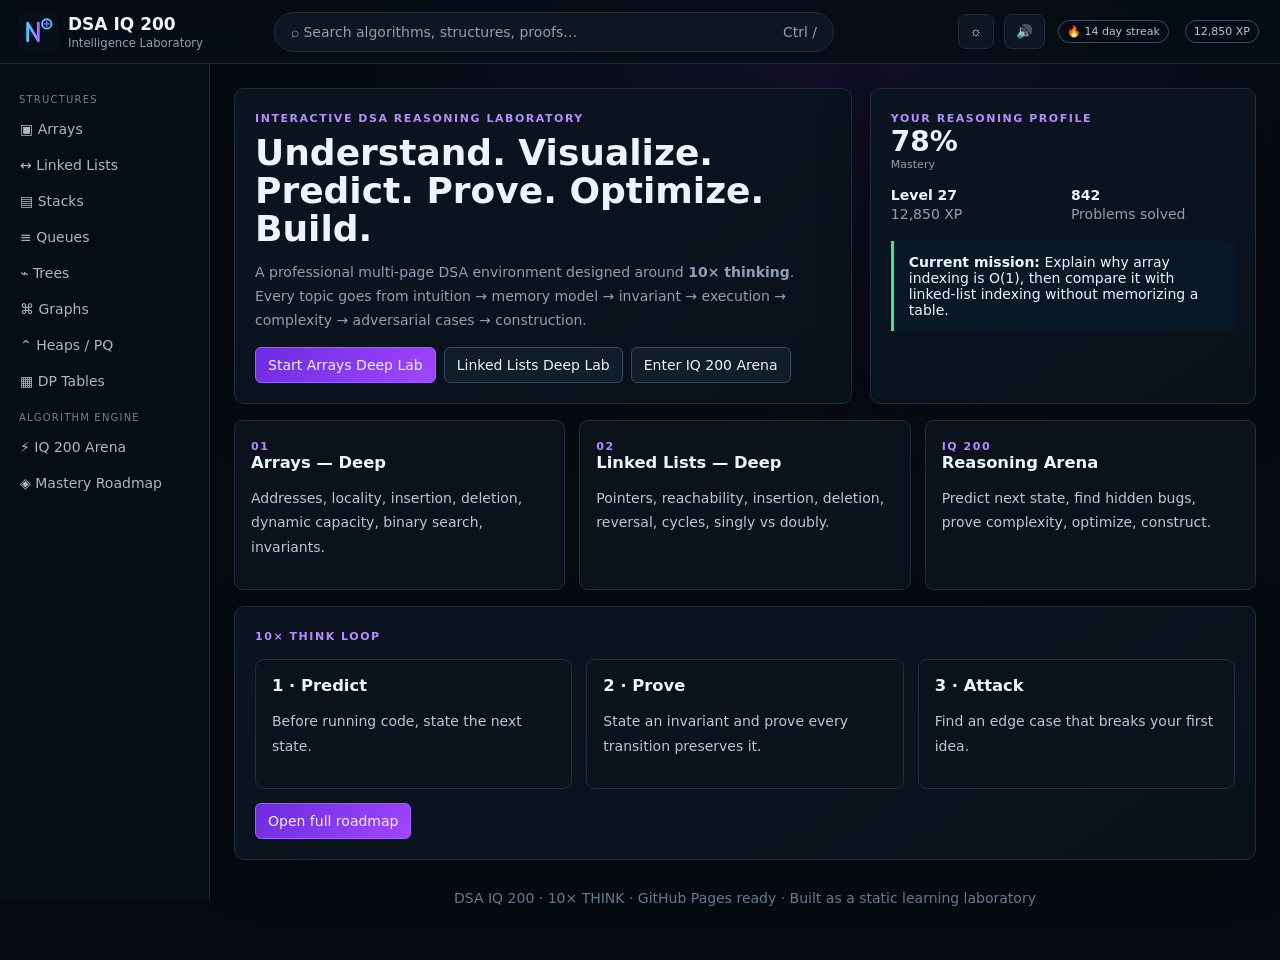
<file: index.html>
<!doctype html><html><head><meta charset="utf-8"><meta name="viewport" content="width=device-width,initial-scale=1"><meta name="theme-color" content="#060b12"><title>DSA IQ 200 · 10× Think Lab</title><link rel="icon" href="assets/favicon.svg"><link rel="stylesheet" href="css/deep.css"></head><body><header class="topbar"><button class="mobile-menu" id="mobileMenu">☰</button><a class="brand" href="index.html"><img src="assets/logo.svg"><span><b>DSA IQ 200</b><small>Intelligence Laboratory</small></span></a><div class="global-search">⌕ Search algorithms, structures, proofs… <span style="float:right">Ctrl /</span></div><div class="top-actions"><button class="icon-btn" id="themeBtn">☼</button><button class="icon-btn" data-speak="Welcome to DSA IQ 200. The laboratory trains algorithmic reasoning through visualization, prediction, proof, debugging, optimization, and construction.">🔊</button><span class="tag">🔥 14 day streak</span><span class="tag">12,850 XP</span></div></header><div class="layout"><aside class="sidebar" id="sidebar"><div class="section-title">STRUCTURES</div><a class="nav-link" href="arrays.html">▣ Arrays</a><a class="nav-link" href="linked-lists.html">↔ Linked Lists</a><a class="nav-link" href="stacks.html">▤ Stacks</a><a class="nav-link" href="queues.html">≡ Queues</a><a class="nav-link" href="trees.html">⌁ Trees</a><a class="nav-link" href="graphs.html">⌘ Graphs</a><a class="nav-link" href="heaps.html">⌃ Heaps / PQ</a><a class="nav-link" href="dp.html">▦ DP Tables</a><div class="section-title">ALGORITHM ENGINE</div><a class="nav-link" href="arena.html">⚡ IQ 200 Arena</a><a class="nav-link" href="roadmap.html">◈ Mastery Roadmap</a></aside><main class="content"><section class="hero"><div class="panel"><span class="eyebrow">INTERACTIVE DSA REASONING LABORATORY</span><h1 class="h1">Understand. Visualize. Predict. Prove. Optimize. Build.</h1><p class="sub">A professional multi-page DSA environment designed around <b>10× thinking</b>. Every topic goes from intuition → memory model → invariant → execution → complexity → adversarial cases → construction.</p><div class="actions"><a class="btn primary" href="arrays.html">Start Arrays Deep Lab</a><a class="btn" href="linked-lists.html">Linked Lists Deep Lab</a><a class="btn" href="arena.html">Enter IQ 200 Arena</a></div></div><div class="panel"><span class="eyebrow">YOUR REASONING PROFILE</span><div class="metric">78%<small>Mastery</small></div><div class="grid2"><div><b>Level 27</b><br><span class="sub">12,850 XP</span></div><div><b>842</b><br><span class="sub">Problems solved</span></div></div><div class="callout good"><b>Current mission:</b> Explain why array indexing is O(1), then compare it with linked-list indexing without memorizing a table.</div></div></section><section class="grid3"><a class="card" href="arrays.html"><span class="eyebrow">01</span><h3>Arrays — Deep</h3><p class="deep">Addresses, locality, insertion, deletion, dynamic capacity, binary search, invariants.</p></a><a class="card" href="linked-lists.html"><span class="eyebrow">02</span><h3>Linked Lists — Deep</h3><p class="deep">Pointers, reachability, insertion, deletion, reversal, cycles, singly vs doubly.</p></a><a class="card" href="arena.html"><span class="eyebrow">IQ 200</span><h3>Reasoning Arena</h3><p class="deep">Predict next state, find hidden bugs, prove complexity, optimize, construct.</p></a></section><section class="panel" style="margin-top:16px"><span class="eyebrow">10× THINK LOOP</span><div class="grid3"><div class="card"><h3>1 · Predict</h3><p class="deep">Before running code, state the next state.</p></div><div class="card"><h3>2 · Prove</h3><p class="deep">State an invariant and prove every transition preserves it.</p></div><div class="card"><h3>3 · Attack</h3><p class="deep">Find an edge case that breaks your first idea.</p></div></div><div class="actions"><a class="btn primary" href="roadmap.html">Open full roadmap</a></div></section><footer class="footer">DSA IQ 200 · 10× THINK · GitHub Pages ready · Built as a static learning laboratory</footer></main></div><div id="toast"></div><script src="js/deep.js"></script></body></html>
</file>
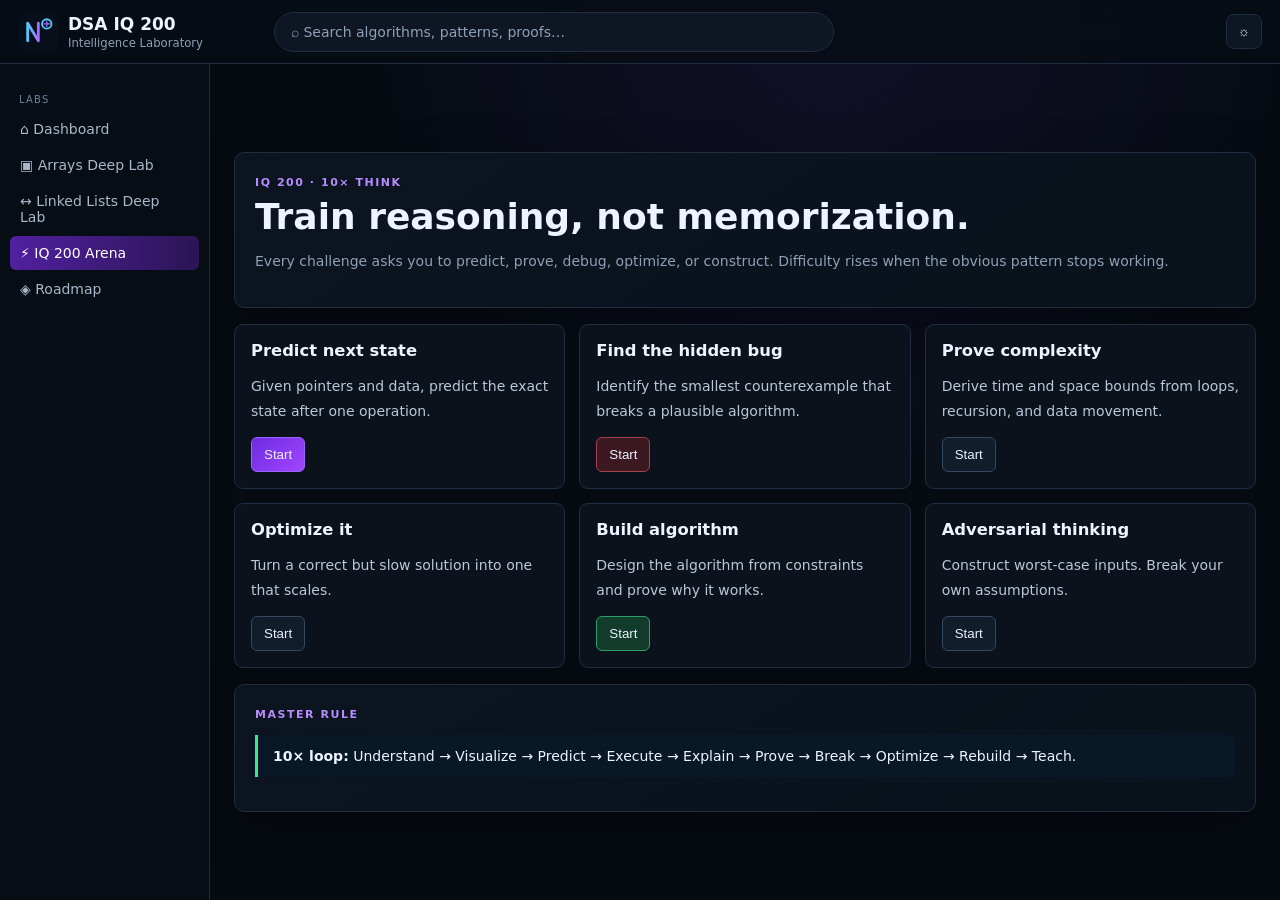
<file: arena.html>
<!doctype html><html><head><meta charset="utf-8"><meta name="viewport" content="width=device-width,initial-scale=1"><title>IQ 200 Arena · DSA IQ 200</title><link rel="stylesheet" href="css/deep.css"></head><body><header class="topbar"><button class="mobile-menu" id="mobileMenu">☰</button><a class="brand" href="index.html"><img src="assets/logo.svg"><span><b>DSA IQ 200</b><small>Intelligence Laboratory</small></span></a><div class="global-search">⌕ Search algorithms, patterns, proofs…</div><div class="top-actions"><button class="icon-btn" id="themeBtn">☼</button></div></header><div class="layout"><aside class="sidebar" id="sidebar"><div class="section-title">LABS</div><a class="nav-link" href="index.html">⌂ Dashboard</a><a class="nav-link" href="arrays.html">▣ Arrays Deep Lab</a><a class="nav-link" href="linked-lists.html">↔ Linked Lists Deep Lab</a><a class="nav-link" href="arena.html">⚡ IQ 200 Arena</a><a class="nav-link" href="roadmap.html">◈ Roadmap</a></aside><main class="content"><div class="panel"><span class="eyebrow">IQ 200 · 10× THINK</span><h1 class="h1">Train reasoning, not memorization.</h1><p class="sub">Every challenge asks you to predict, prove, debug, optimize, or construct. Difficulty rises when the obvious pattern stops working.</p></div><div class="grid3"><article class="card"><h3>Predict next state</h3><p class="deep">Given pointers and data, predict the exact state after one operation.</p><button class="btn primary" data-toast="Challenge started · Predict before you execute.">Start</button></article><article class="card"><h3>Find the hidden bug</h3><p class="deep">Identify the smallest counterexample that breaks a plausible algorithm.</p><button class="btn red" data-toast="Challenge started · Find a counterexample.">Start</button></article><article class="card"><h3>Prove complexity</h3><p class="deep">Derive time and space bounds from loops, recursion, and data movement.</p><button class="btn" data-toast="Challenge started · Build the complexity proof.">Start</button></article><article class="card"><h3>Optimize it</h3><p class="deep">Turn a correct but slow solution into one that scales.</p><button class="btn" data-toast="Challenge started · Find the bottleneck.">Start</button></article><article class="card"><h3>Build algorithm</h3><p class="deep">Design the algorithm from constraints and prove why it works.</p><button class="btn green" data-toast="Challenge started · Design from first principles.">Start</button></article><article class="card"><h3>Adversarial thinking</h3><p class="deep">Construct worst-case inputs. Break your own assumptions.</p><button class="btn" data-toast="Challenge started · Attack your algorithm.">Start</button></article></div><section class="panel" style="margin-top:16px"><span class="eyebrow">MASTER RULE</span><div class="callout good"><b>10× loop:</b> Understand → Visualize → Predict → Execute → Explain → Prove → Break → Optimize → Rebuild → Teach.</div></section></main></div><div id="toast"></div><script src="js/deep.js"></script></body></html>
</file>
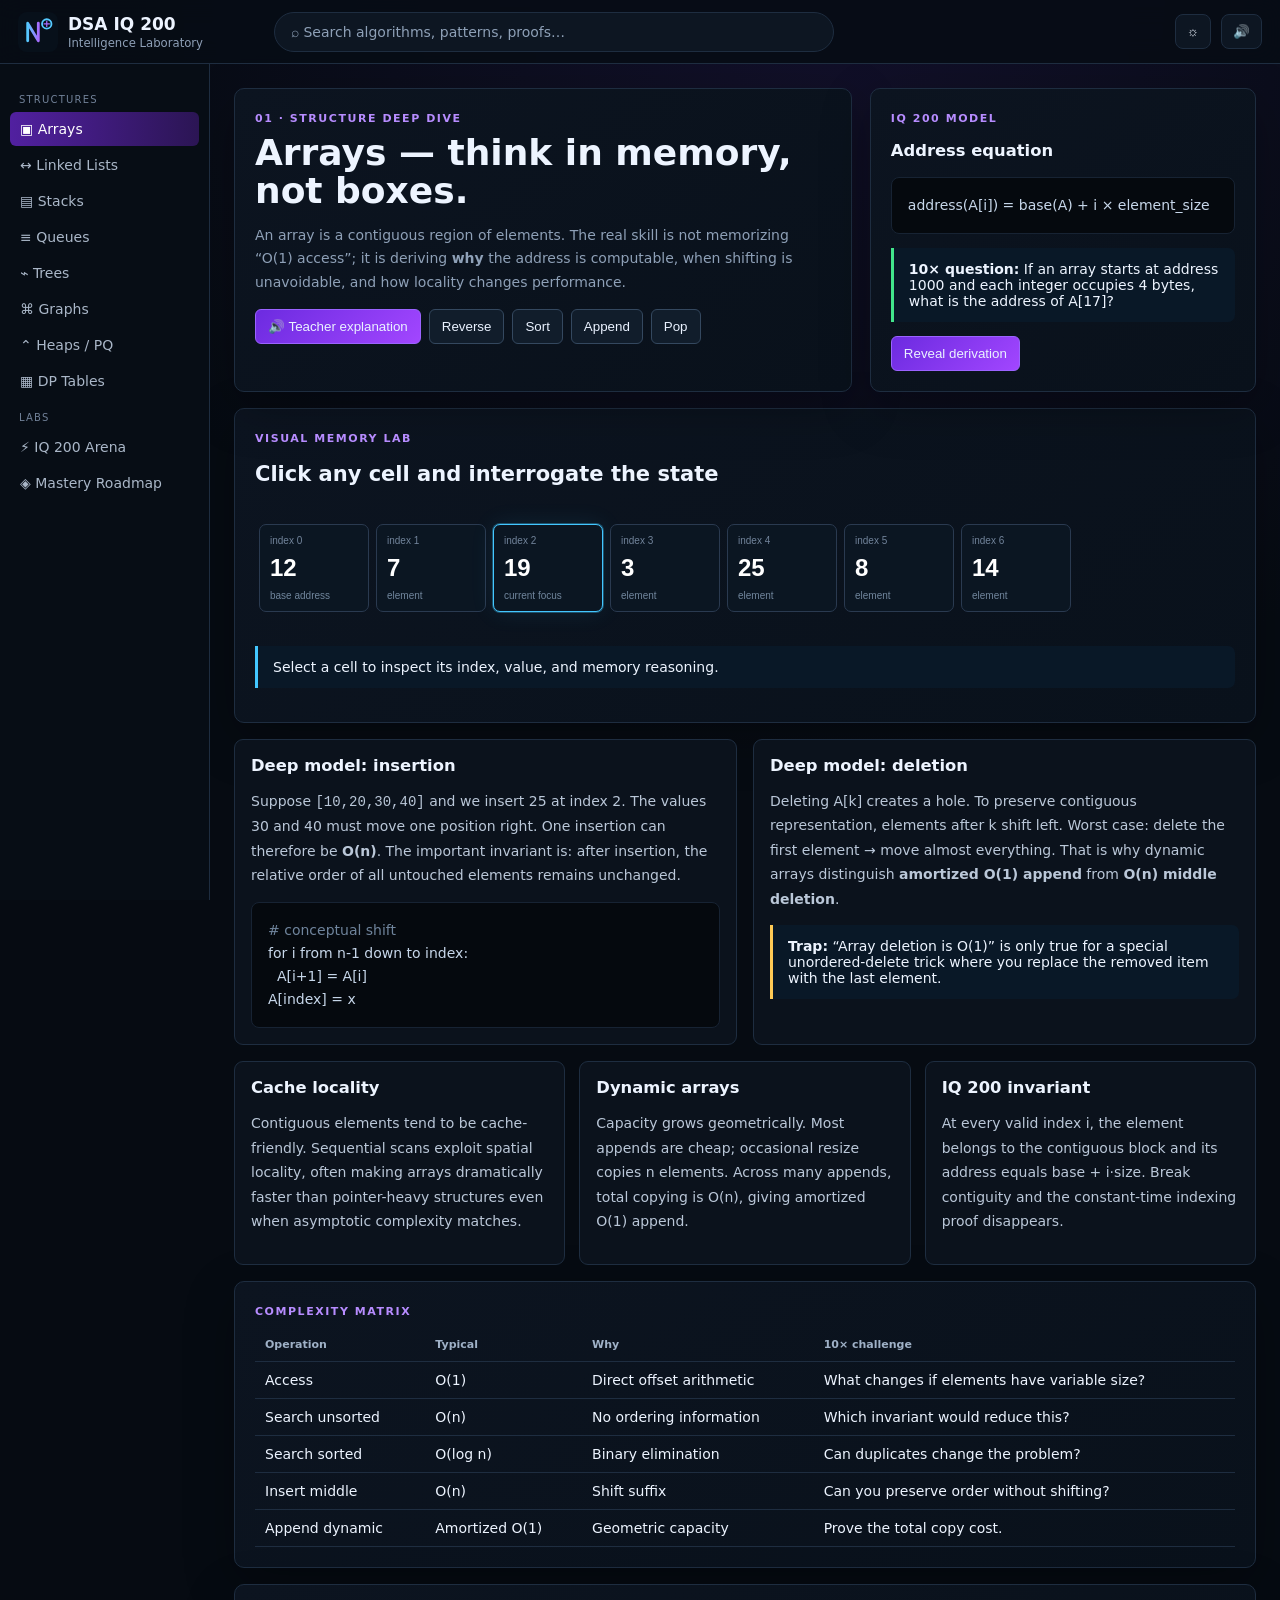
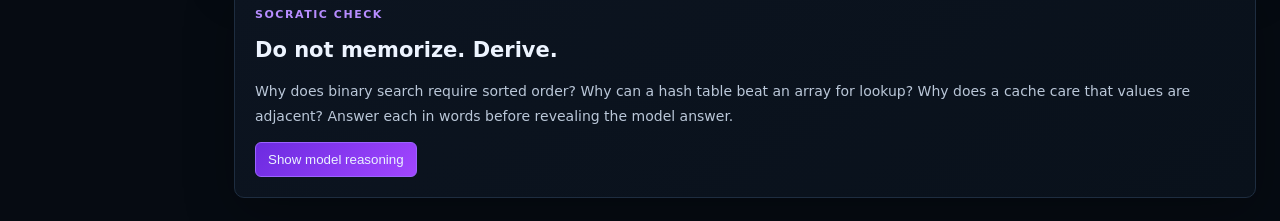
<file: arrays.html>
<!doctype html><html><head><meta charset="utf-8"><meta name="viewport" content="width=device-width,initial-scale=1"><title>Arrays Deep Lab · DSA IQ 200</title><link rel="stylesheet" href="css/deep.css"></head><body><header class="topbar"><button class="mobile-menu" id="mobileMenu">☰</button><a class="brand" href="index.html"><img src="assets/logo.svg"><span><b>DSA IQ 200</b><small>Intelligence Laboratory</small></span></a><div class="global-search">⌕ Search algorithms, patterns, proofs…</div><div class="top-actions"><button class="icon-btn" id="themeBtn">☼</button><button class="icon-btn" data-speak="Arrays are contiguous memory structures. We will reason about addresses, cache behavior, invariants, and complexity.">🔊</button></div></header><div class="layout"><aside class="sidebar" id="sidebar"><div class="section-title">STRUCTURES</div><a class="nav-link" href="arrays.html">▣ Arrays</a><a class="nav-link" href="linked-lists.html">↔ Linked Lists</a><a class="nav-link" href="stacks.html">▤ Stacks</a><a class="nav-link" href="queues.html">≡ Queues</a><a class="nav-link" href="trees.html">⌁ Trees</a><a class="nav-link" href="graphs.html">⌘ Graphs</a><a class="nav-link" href="heaps.html">⌃ Heaps / PQ</a><a class="nav-link" href="dp.html">▦ DP Tables</a><div class="section-title">LABS</div><a class="nav-link" href="arena.html">⚡ IQ 200 Arena</a><a class="nav-link" href="roadmap.html">◈ Mastery Roadmap</a></aside><main class="content"><section class="hero"><div class="panel"><span class="eyebrow">01 · STRUCTURE DEEP DIVE</span><h1 class="h1">Arrays — think in memory, not boxes.</h1><p class="sub">An array is a contiguous region of elements. The real skill is not memorizing “O(1) access”; it is deriving <b>why</b> the address is computable, when shifting is unavoidable, and how locality changes performance.</p><div class="actions"><button class="btn primary" data-speak="An array stores elements at predictable offsets. If the base address is B, element size is S, and index is i, the address is B plus i times S.">🔊 Teacher explanation</button><button class="btn" data-array-op="reverse">Reverse</button><button class="btn" data-array-op="sort">Sort</button><button class="btn" data-array-op="append">Append</button><button class="btn" data-array-op="pop">Pop</button></div></div><div class="panel"><span class="eyebrow">IQ 200 MODEL</span><h3>Address equation</h3><div class="code">address(A[i]) = base(A) + i × element_size</div><div class="callout good"><strong>10× question:</strong> If an array starts at address 1000 and each integer occupies 4 bytes, what is the address of A[17]?</div><button class="btn primary" data-toggle="#arrayAnswer">Reveal derivation</button><div id="arrayAnswer" class="answer deep">1000 + 17×4 = <b>1068</b>. The key idea is that indexing is arithmetic, not a search.</div></div></section><section class="panel" style="margin-top:16px"><span class="eyebrow">VISUAL MEMORY LAB</span><h2>Click any cell and interrogate the state</h2><div id="arrayViz" class="array-viz"></div><div class="callout" id="focusText">Select a cell to inspect its index, value, and memory reasoning.</div></section><section class="grid2"><article class="card"><h3>Deep model: insertion</h3><p class="deep">Suppose <code>[10,20,30,40]</code> and we insert 25 at index 2. The values 30 and 40 must move one position right. One insertion can therefore be <b>O(n)</b>. The important invariant is: after insertion, the relative order of all untouched elements remains unchanged.</p><div class="code"><span class="cm"># conceptual shift</span><br>for i from n-1 down to index:<br>&nbsp;&nbsp;A[i+1] = A[i]<br>A[index] = x</div></article><article class="card"><h3>Deep model: deletion</h3><p class="deep">Deleting A[k] creates a hole. To preserve contiguous representation, elements after k shift left. Worst case: delete the first element → move almost everything. That is why dynamic arrays distinguish <b>amortized O(1) append</b> from <b>O(n) middle deletion</b>.</p><div class="callout warn"><strong>Trap:</strong> “Array deletion is O(1)” is only true for a special unordered-delete trick where you replace the removed item with the last element.</div></article></section><section class="grid3"><article class="card"><h3>Cache locality</h3><p class="deep">Contiguous elements tend to be cache-friendly. Sequential scans exploit spatial locality, often making arrays dramatically faster than pointer-heavy structures even when asymptotic complexity matches.</p></article><article class="card"><h3>Dynamic arrays</h3><p class="deep">Capacity grows geometrically. Most appends are cheap; occasional resize copies n elements. Across many appends, total copying is O(n), giving amortized O(1) append.</p></article><article class="card"><h3>IQ 200 invariant</h3><p class="deep">At every valid index i, the element belongs to the contiguous block and its address equals base + i·size. Break contiguity and the constant-time indexing proof disappears.</p></article></section><section class="panel" style="margin-top:16px"><span class="eyebrow">COMPLEXITY MATRIX</span><table class="table"><tr><th>Operation</th><th>Typical</th><th>Why</th><th>10× challenge</th></tr><tr><td>Access</td><td>O(1)</td><td>Direct offset arithmetic</td><td>What changes if elements have variable size?</td></tr><tr><td>Search unsorted</td><td>O(n)</td><td>No ordering information</td><td>Which invariant would reduce this?</td></tr><tr><td>Search sorted</td><td>O(log n)</td><td>Binary elimination</td><td>Can duplicates change the problem?</td></tr><tr><td>Insert middle</td><td>O(n)</td><td>Shift suffix</td><td>Can you preserve order without shifting?</td></tr><tr><td>Append dynamic</td><td>Amortized O(1)</td><td>Geometric capacity</td><td>Prove the total copy cost.</td></tr></table></section><section class="panel" style="margin-top:16px"><span class="eyebrow">SOCRATIC CHECK</span><h2>Do not memorize. Derive.</h2><p class="deep">Why does binary search require sorted order? Why can a hash table beat an array for lookup? Why does a cache care that values are adjacent? Answer each in words before revealing the model answer.</p><button class="btn primary" data-toggle="#socraticArray">Show model reasoning</button><div id="socraticArray" class="answer deep"><p><b>Sorted order:</b> it lets one comparison eliminate an entire region.</p><p><b>Hash table:</b> a hash function maps a key toward a bucket, avoiding a full scan on average.</p><p><b>Cache:</b> hardware fetches memory in lines, so nearby elements are likely already loaded.</p></div></section></main></div><div id="toast"></div><script src="js/deep.js"></script></body></html>
</file>
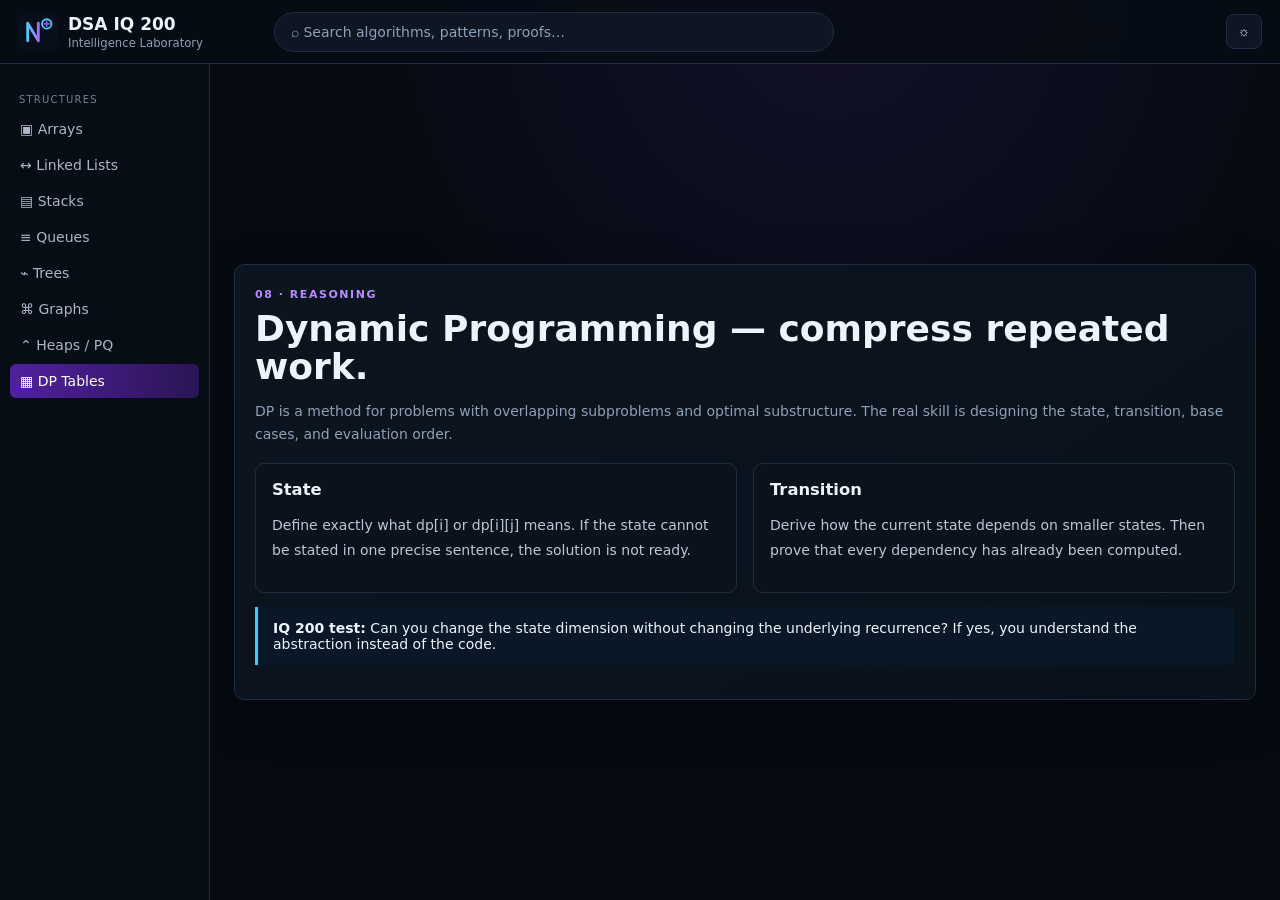
<file: dp.html>
<!doctype html><html><head><meta charset="utf-8"><meta name="viewport" content="width=device-width,initial-scale=1"><title>Dynamic Programming · DSA IQ 200</title><link rel="stylesheet" href="css/deep.css"></head><body><header class="topbar"><button class="mobile-menu" id="mobileMenu">☰</button><a class="brand" href="index.html"><img src="assets/logo.svg"><span><b>DSA IQ 200</b><small>Intelligence Laboratory</small></span></a><div class="global-search">⌕ Search algorithms, patterns, proofs…</div><div class="top-actions"><button class="icon-btn" id="themeBtn">☼</button></div></header><div class="layout"><aside class="sidebar" id="sidebar"><div class="section-title">STRUCTURES</div><a class="nav-link" href="arrays.html">▣ Arrays</a><a class="nav-link" href="linked-lists.html">↔ Linked Lists</a><a class="nav-link" href="stacks.html">▤ Stacks</a><a class="nav-link" href="queues.html">≡ Queues</a><a class="nav-link" href="trees.html">⌁ Trees</a><a class="nav-link" href="graphs.html">⌘ Graphs</a><a class="nav-link" href="heaps.html">⌃ Heaps / PQ</a><a class="nav-link" href="dp.html">▦ DP Tables</a></aside><main class="content"><div class="panel"><span class="eyebrow">08 · REASONING</span><h1 class="h1">Dynamic Programming — compress repeated work.</h1><p class="sub">DP is a method for problems with overlapping subproblems and optimal substructure. The real skill is designing the state, transition, base cases, and evaluation order.</p><div class="grid2"><article class="card"><h3>State</h3><p class="deep">Define exactly what dp[i] or dp[i][j] means. If the state cannot be stated in one precise sentence, the solution is not ready.</p></article><article class="card"><h3>Transition</h3><p class="deep">Derive how the current state depends on smaller states. Then prove that every dependency has already been computed.</p></article></div><div class="callout"><b>IQ 200 test:</b> Can you change the state dimension without changing the underlying recurrence? If yes, you understand the abstraction instead of the code.</div></div></main></div><div id="toast"></div><script src="js/deep.js"></script></body></html>
</file>
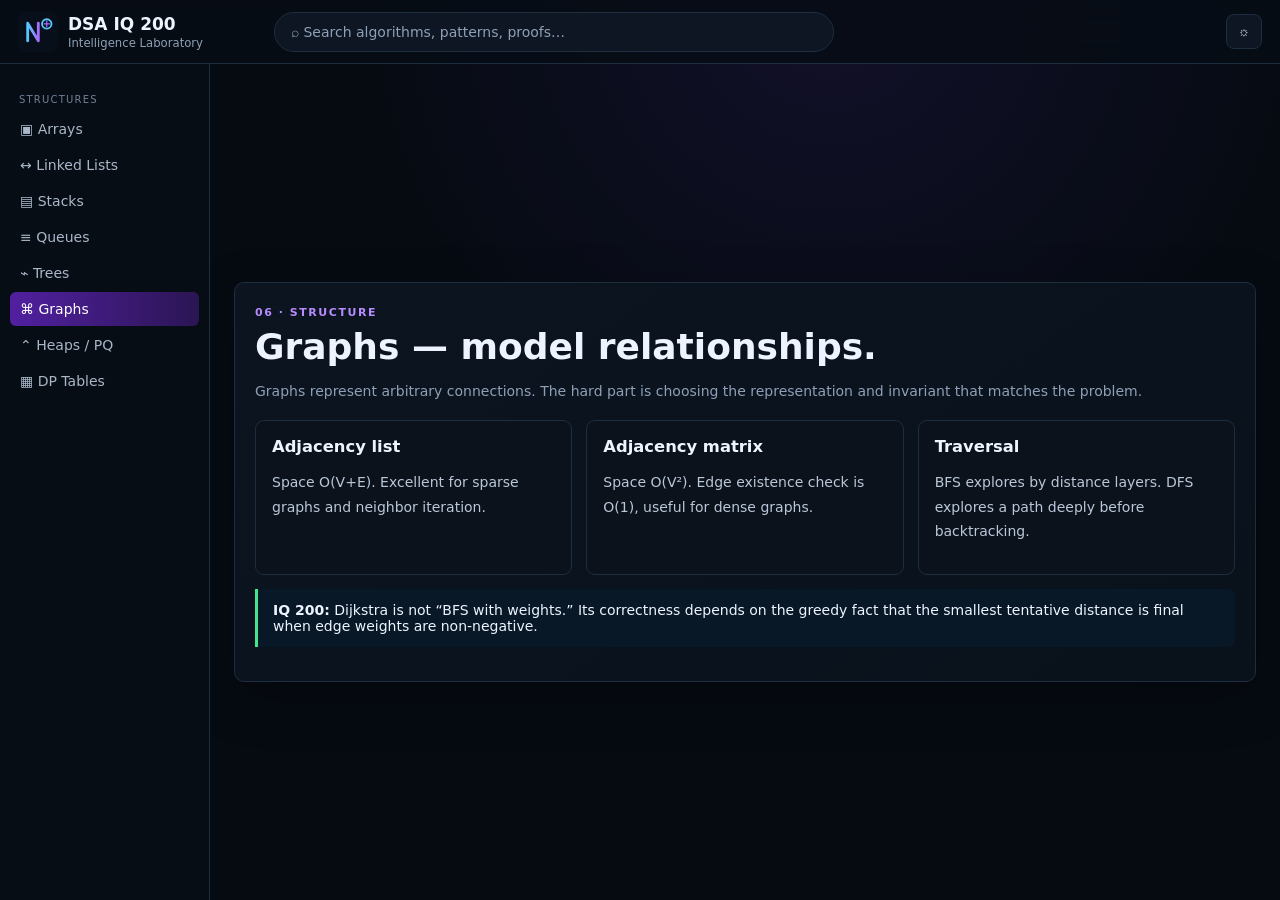
<file: graphs.html>
<!doctype html><html><head><meta charset="utf-8"><meta name="viewport" content="width=device-width,initial-scale=1"><title>Graphs · DSA IQ 200</title><link rel="stylesheet" href="css/deep.css"></head><body><header class="topbar"><button class="mobile-menu" id="mobileMenu">☰</button><a class="brand" href="index.html"><img src="assets/logo.svg"><span><b>DSA IQ 200</b><small>Intelligence Laboratory</small></span></a><div class="global-search">⌕ Search algorithms, patterns, proofs…</div><div class="top-actions"><button class="icon-btn" id="themeBtn">☼</button></div></header><div class="layout"><aside class="sidebar" id="sidebar"><div class="section-title">STRUCTURES</div><a class="nav-link" href="arrays.html">▣ Arrays</a><a class="nav-link" href="linked-lists.html">↔ Linked Lists</a><a class="nav-link" href="stacks.html">▤ Stacks</a><a class="nav-link" href="queues.html">≡ Queues</a><a class="nav-link" href="trees.html">⌁ Trees</a><a class="nav-link" href="graphs.html">⌘ Graphs</a><a class="nav-link" href="heaps.html">⌃ Heaps / PQ</a><a class="nav-link" href="dp.html">▦ DP Tables</a></aside><main class="content"><div class="panel"><span class="eyebrow">06 · STRUCTURE</span><h1 class="h1">Graphs — model relationships.</h1><p class="sub">Graphs represent arbitrary connections. The hard part is choosing the representation and invariant that matches the problem.</p><div class="grid3"><article class="card"><h3>Adjacency list</h3><p class="deep">Space O(V+E). Excellent for sparse graphs and neighbor iteration.</p></article><article class="card"><h3>Adjacency matrix</h3><p class="deep">Space O(V²). Edge existence check is O(1), useful for dense graphs.</p></article><article class="card"><h3>Traversal</h3><p class="deep">BFS explores by distance layers. DFS explores a path deeply before backtracking.</p></article></div><div class="callout good"><b>IQ 200:</b> Dijkstra is not “BFS with weights.” Its correctness depends on the greedy fact that the smallest tentative distance is final when edge weights are non-negative.</div></div></main></div><div id="toast"></div><script src="js/deep.js"></script></body></html>
</file>
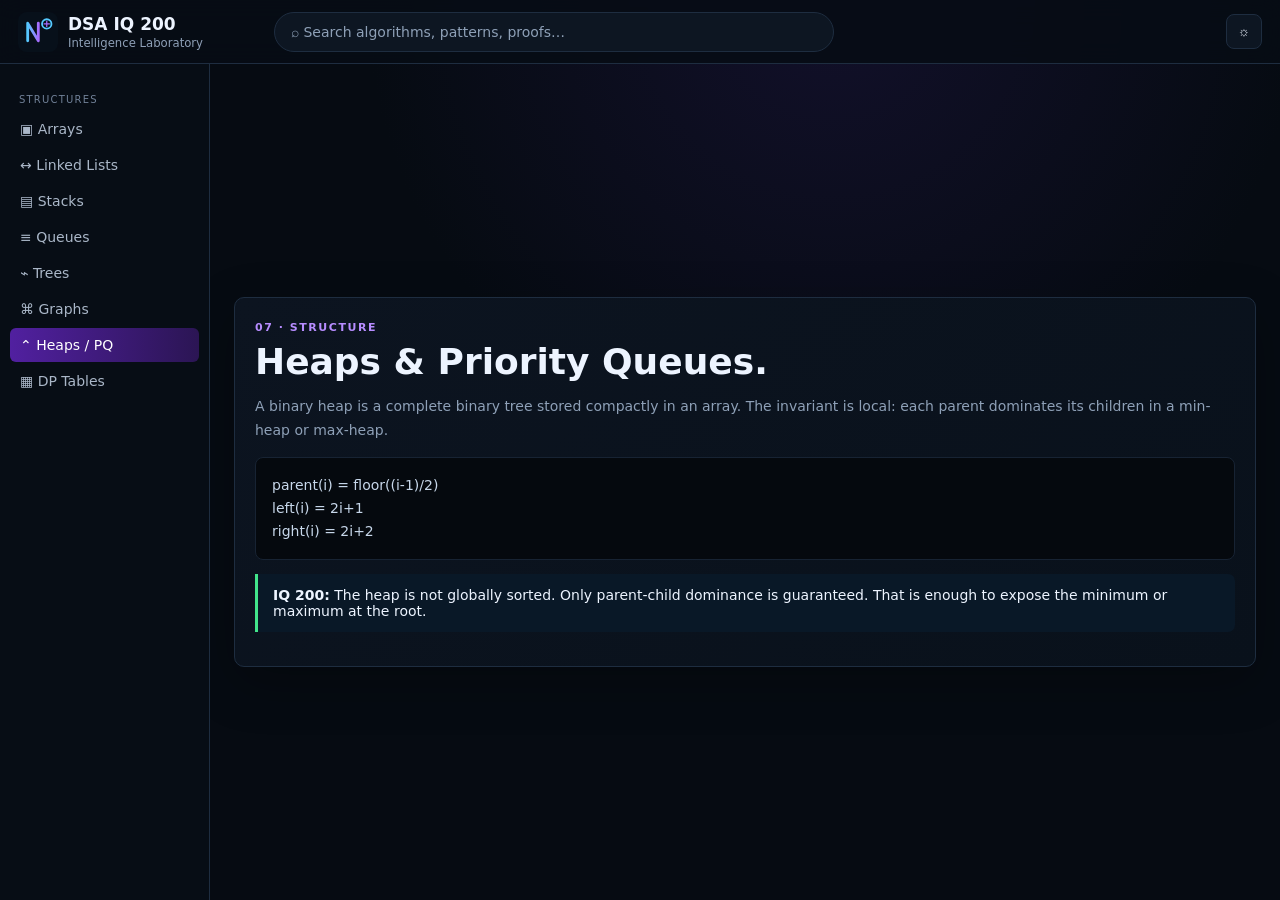
<file: heaps.html>
<!doctype html><html><head><meta charset="utf-8"><meta name="viewport" content="width=device-width,initial-scale=1"><title>Heaps · DSA IQ 200</title><link rel="stylesheet" href="css/deep.css"></head><body><header class="topbar"><button class="mobile-menu" id="mobileMenu">☰</button><a class="brand" href="index.html"><img src="assets/logo.svg"><span><b>DSA IQ 200</b><small>Intelligence Laboratory</small></span></a><div class="global-search">⌕ Search algorithms, patterns, proofs…</div><div class="top-actions"><button class="icon-btn" id="themeBtn">☼</button></div></header><div class="layout"><aside class="sidebar" id="sidebar"><div class="section-title">STRUCTURES</div><a class="nav-link" href="arrays.html">▣ Arrays</a><a class="nav-link" href="linked-lists.html">↔ Linked Lists</a><a class="nav-link" href="stacks.html">▤ Stacks</a><a class="nav-link" href="queues.html">≡ Queues</a><a class="nav-link" href="trees.html">⌁ Trees</a><a class="nav-link" href="graphs.html">⌘ Graphs</a><a class="nav-link" href="heaps.html">⌃ Heaps / PQ</a><a class="nav-link" href="dp.html">▦ DP Tables</a></aside><main class="content"><div class="panel"><span class="eyebrow">07 · STRUCTURE</span><h1 class="h1">Heaps & Priority Queues.</h1><p class="sub">A binary heap is a complete binary tree stored compactly in an array. The invariant is local: each parent dominates its children in a min-heap or max-heap.</p><div class="code">parent(i) = floor((i-1)/2)<br>left(i) = 2i+1<br>right(i) = 2i+2</div><div class="callout good"><b>IQ 200:</b> The heap is not globally sorted. Only parent-child dominance is guaranteed. That is enough to expose the minimum or maximum at the root.</div></div></main></div><div id="toast"></div><script src="js/deep.js"></script></body></html>
</file>
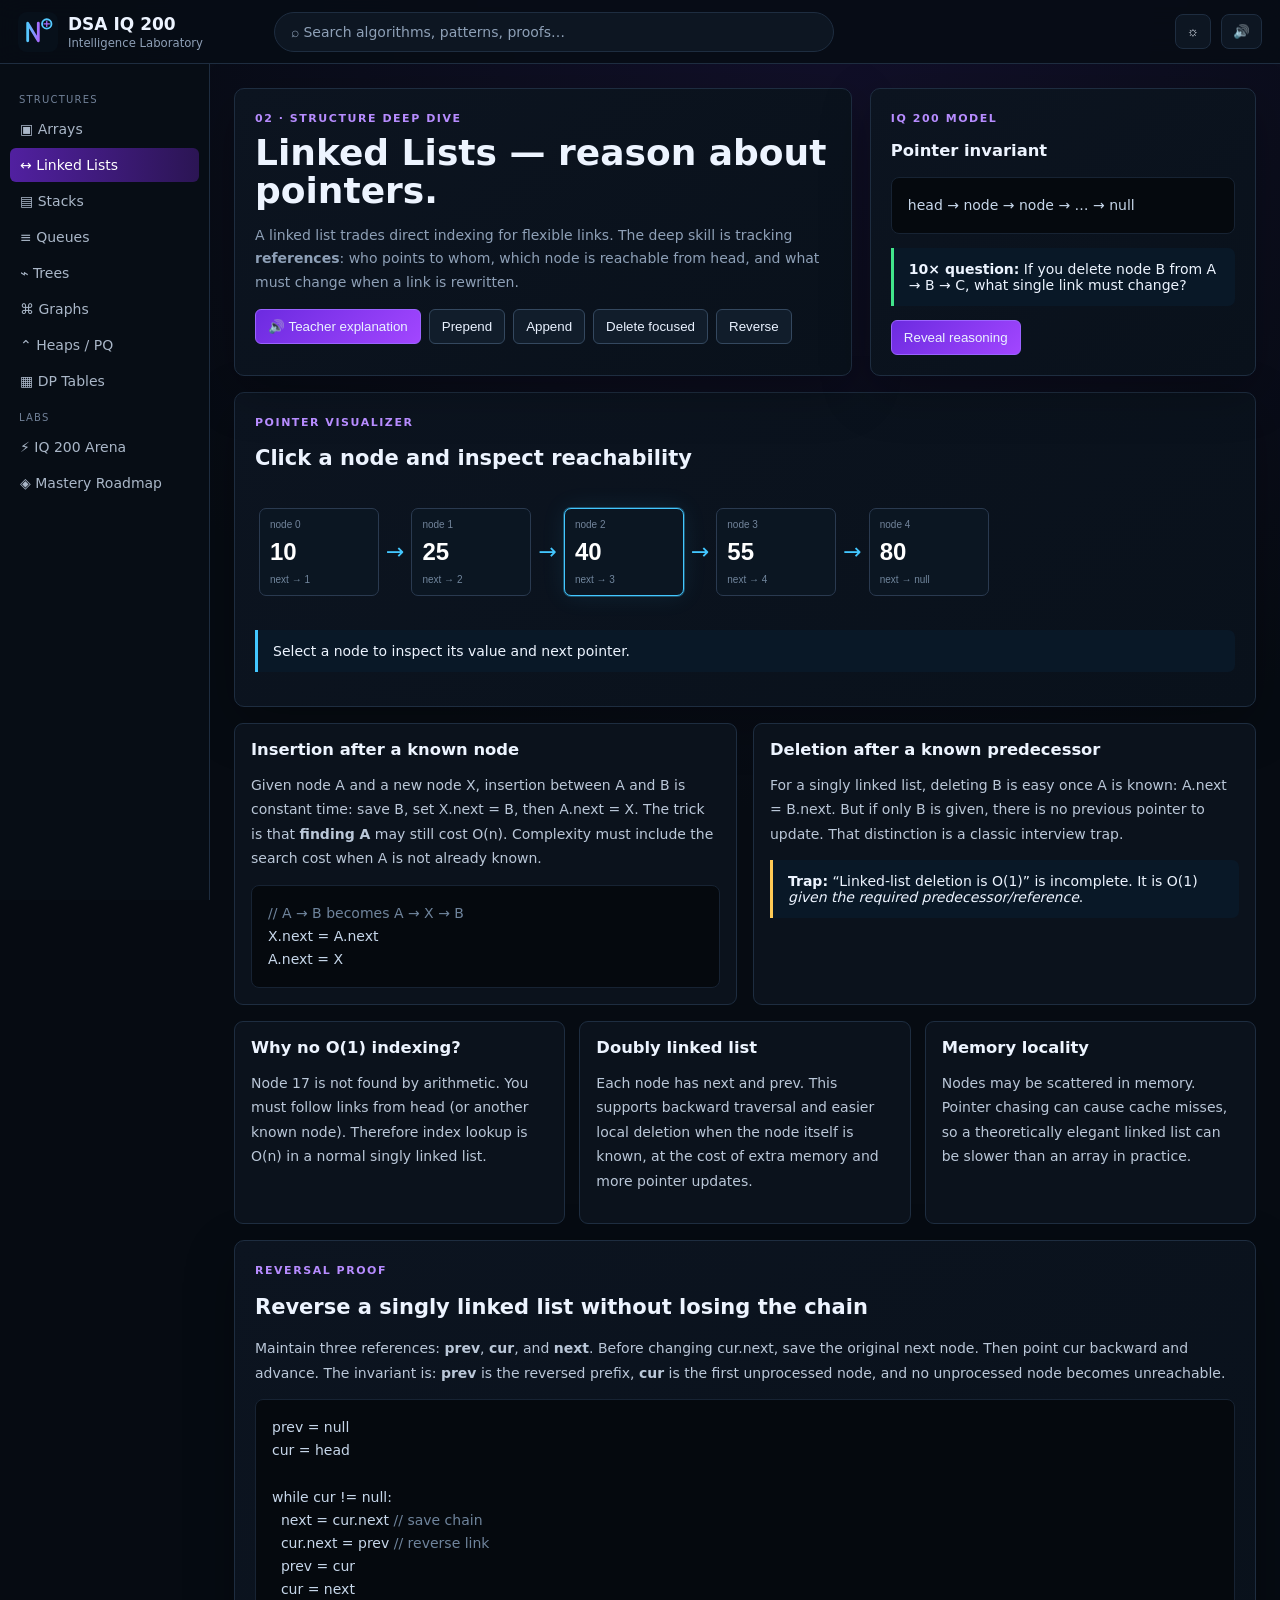
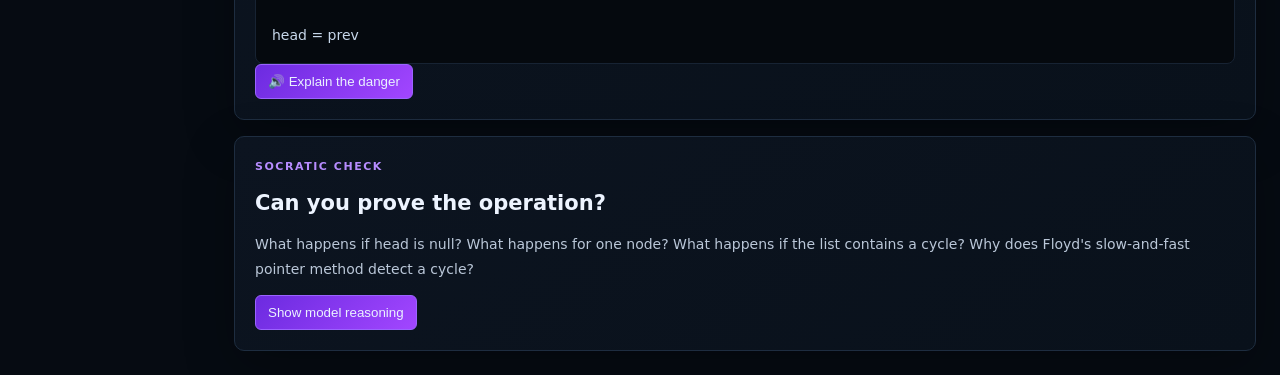
<file: linked-lists.html>
<!doctype html><html><head><meta charset="utf-8"><meta name="viewport" content="width=device-width,initial-scale=1"><title>Linked Lists Deep Lab · DSA IQ 200</title><link rel="stylesheet" href="css/deep.css"></head><body><header class="topbar"><button class="mobile-menu" id="mobileMenu">☰</button><a class="brand" href="index.html"><img src="assets/logo.svg"><span><b>DSA IQ 200</b><small>Intelligence Laboratory</small></span></a><div class="global-search">⌕ Search algorithms, patterns, proofs…</div><div class="top-actions"><button class="icon-btn" id="themeBtn">☼</button><button class="icon-btn" data-speak="A linked list is a chain of nodes. Each node stores a value and a pointer to the next node. We will reason about identity, reachability, insertion, deletion, and pointer invariants.">🔊</button></div></header><div class="layout"><aside class="sidebar" id="sidebar"><div class="section-title">STRUCTURES</div><a class="nav-link" href="arrays.html">▣ Arrays</a><a class="nav-link" href="linked-lists.html">↔ Linked Lists</a><a class="nav-link" href="stacks.html">▤ Stacks</a><a class="nav-link" href="queues.html">≡ Queues</a><a class="nav-link" href="trees.html">⌁ Trees</a><a class="nav-link" href="graphs.html">⌘ Graphs</a><a class="nav-link" href="heaps.html">⌃ Heaps / PQ</a><a class="nav-link" href="dp.html">▦ DP Tables</a><div class="section-title">LABS</div><a class="nav-link" href="arena.html">⚡ IQ 200 Arena</a><a class="nav-link" href="roadmap.html">◈ Mastery Roadmap</a></aside><main class="content"><section class="hero"><div class="panel"><span class="eyebrow">02 · STRUCTURE DEEP DIVE</span><h1 class="h1">Linked Lists — reason about pointers.</h1><p class="sub">A linked list trades direct indexing for flexible links. The deep skill is tracking <b>references</b>: who points to whom, which node is reachable from head, and what must change when a link is rewritten.</p><div class="actions"><button class="btn primary" data-speak="A singly linked list has a head reference and nodes. Each node stores data and a next pointer. Traversal follows next repeatedly until null.">🔊 Teacher explanation</button><button class="btn" data-list-op="prepend">Prepend</button><button class="btn" data-list-op="append">Append</button><button class="btn" data-list-op="delete">Delete focused</button><button class="btn" data-list-op="reverse">Reverse</button></div></div><div class="panel"><span class="eyebrow">IQ 200 MODEL</span><h3>Pointer invariant</h3><div class="code">head → node → node → … → null</div><div class="callout good"><strong>10× question:</strong> If you delete node B from A → B → C, what single link must change?</div><button class="btn primary" data-toggle="#listAnswer">Reveal reasoning</button><div id="listAnswer" class="answer deep">A.next must be changed from B to C. B becomes unreachable from head unless another reference still points to it.</div></div></section><section class="panel" style="margin-top:16px"><span class="eyebrow">POINTER VISUALIZER</span><h2>Click a node and inspect reachability</h2><div id="listViz" class="list-viz"></div><div class="callout" id="focusText">Select a node to inspect its value and next pointer.</div></section><section class="grid2"><article class="card"><h3>Insertion after a known node</h3><p class="deep">Given node A and a new node X, insertion between A and B is constant time: save B, set X.next = B, then A.next = X. The trick is that <b>finding A</b> may still cost O(n). Complexity must include the search cost when A is not already known.</p><div class="code"><span class="cm">// A → B becomes A → X → B</span><br>X.next = A.next<br>A.next = X</div></article><article class="card"><h3>Deletion after a known predecessor</h3><p class="deep">For a singly linked list, deleting B is easy once A is known: A.next = B.next. But if only B is given, there is no previous pointer to update. That distinction is a classic interview trap.</p><div class="callout warn"><strong>Trap:</strong> “Linked-list deletion is O(1)” is incomplete. It is O(1) <i>given the required predecessor/reference</i>.</div></article></section><section class="grid3"><article class="card"><h3>Why no O(1) indexing?</h3><p class="deep">Node 17 is not found by arithmetic. You must follow links from head (or another known node). Therefore index lookup is O(n) in a normal singly linked list.</p></article><article class="card"><h3>Doubly linked list</h3><p class="deep">Each node has next and prev. This supports backward traversal and easier local deletion when the node itself is known, at the cost of extra memory and more pointer updates.</p></article><article class="card"><h3>Memory locality</h3><p class="deep">Nodes may be scattered in memory. Pointer chasing can cause cache misses, so a theoretically elegant linked list can be slower than an array in practice.</p></article></section><section class="panel" style="margin-top:16px"><span class="eyebrow">REVERSAL PROOF</span><h2>Reverse a singly linked list without losing the chain</h2><p class="deep">Maintain three references: <b>prev</b>, <b>cur</b>, and <b>next</b>. Before changing cur.next, save the original next node. Then point cur backward and advance. The invariant is: <b>prev</b> is the reversed prefix, <b>cur</b> is the first unprocessed node, and no unprocessed node becomes unreachable.</p><div class="code">prev = null<br>cur = head<br><br>while cur != null:<br>&nbsp;&nbsp;next = cur.next <span class="cm">// save chain</span><br>&nbsp;&nbsp;cur.next = prev <span class="cm">// reverse link</span><br>&nbsp;&nbsp;prev = cur<br>&nbsp;&nbsp;cur = next<br><br>head = prev</div><button class="btn primary" data-speak="The most dangerous line in linked list reversal is cur.next equals prev. It is safe only because next was saved first. Otherwise the remaining chain can be lost.">🔊 Explain the danger</button></section><section class="panel" style="margin-top:16px"><span class="eyebrow">SOCRATIC CHECK</span><h2>Can you prove the operation?</h2><p class="deep">What happens if head is null? What happens for one node? What happens if the list contains a cycle? Why does Floyd's slow-and-fast pointer method detect a cycle?</p><button class="btn primary" data-toggle="#socraticList">Show model reasoning</button><div id="socraticList" class="answer deep"><p><b>Empty list:</b> cur is null, so the loop does nothing and head becomes null.</p><p><b>One node:</b> its next becomes null and it becomes the new head.</p><p><b>Cycle:</b> slow moves one edge and fast two. If a cycle exists, the faster pointer eventually laps the slower one and they meet.</p></div></section></main></div><div id="toast"></div><script src="js/deep.js"></script></body></html>
</file>
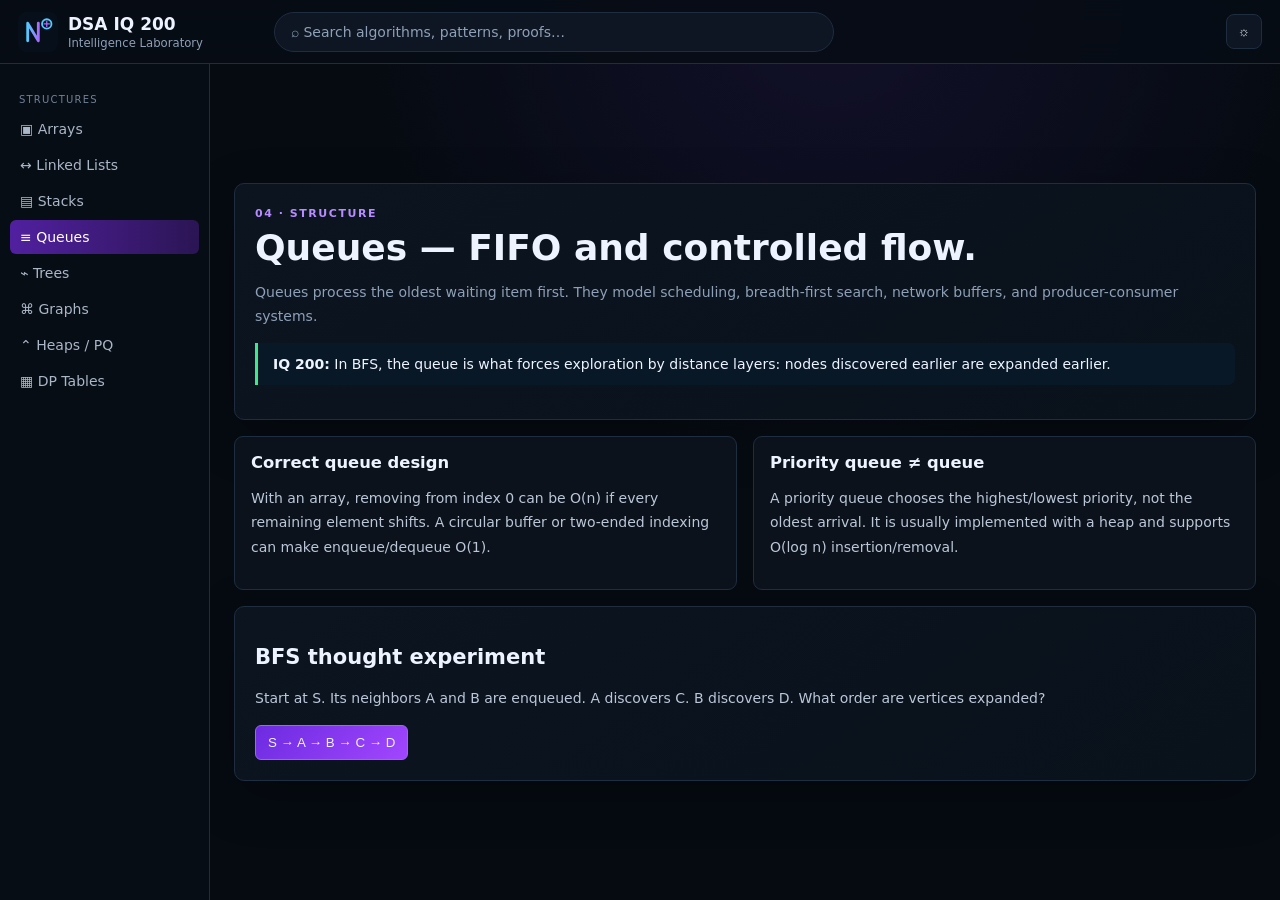
<file: queues.html>
<!doctype html><html><head><meta charset="utf-8"><meta name="viewport" content="width=device-width,initial-scale=1"><title>Queues · DSA IQ 200</title><link rel="stylesheet" href="css/deep.css"></head><body><header class="topbar"><button class="mobile-menu" id="mobileMenu">☰</button><a class="brand" href="index.html"><img src="assets/logo.svg"><span><b>DSA IQ 200</b><small>Intelligence Laboratory</small></span></a><div class="global-search">⌕ Search algorithms, patterns, proofs…</div><div class="top-actions"><button class="icon-btn" id="themeBtn">☼</button></div></header><div class="layout"><aside class="sidebar" id="sidebar"><div class="section-title">STRUCTURES</div><a class="nav-link" href="arrays.html">▣ Arrays</a><a class="nav-link" href="linked-lists.html">↔ Linked Lists</a><a class="nav-link" href="stacks.html">▤ Stacks</a><a class="nav-link" href="queues.html">≡ Queues</a><a class="nav-link" href="trees.html">⌁ Trees</a><a class="nav-link" href="graphs.html">⌘ Graphs</a><a class="nav-link" href="heaps.html">⌃ Heaps / PQ</a><a class="nav-link" href="dp.html">▦ DP Tables</a></aside><main class="content"><div class="panel"><span class="eyebrow">04 · STRUCTURE</span><h1 class="h1">Queues — FIFO and controlled flow.</h1><p class="sub">Queues process the oldest waiting item first. They model scheduling, breadth-first search, network buffers, and producer-consumer systems.</p><div class="callout good"><b>IQ 200:</b> In BFS, the queue is what forces exploration by distance layers: nodes discovered earlier are expanded earlier.</div></div><div class="grid2"><article class="card"><h3>Correct queue design</h3><p class="deep">With an array, removing from index 0 can be O(n) if every remaining element shifts. A circular buffer or two-ended indexing can make enqueue/dequeue O(1).</p></article><article class="card"><h3>Priority queue ≠ queue</h3><p class="deep">A priority queue chooses the highest/lowest priority, not the oldest arrival. It is usually implemented with a heap and supports O(log n) insertion/removal.</p></article></div><div class="panel" style="margin-top:16px"><h2>BFS thought experiment</h2><p class="deep">Start at S. Its neighbors A and B are enqueued. A discovers C. B discovers D. What order are vertices expanded?</p><button class="btn primary" data-toast="S, A, B, C, D — layer order emerges from FIFO.">S → A → B → C → D</button></div></main></div><div id="toast"></div><script src="js/deep.js"></script></body></html>
</file>
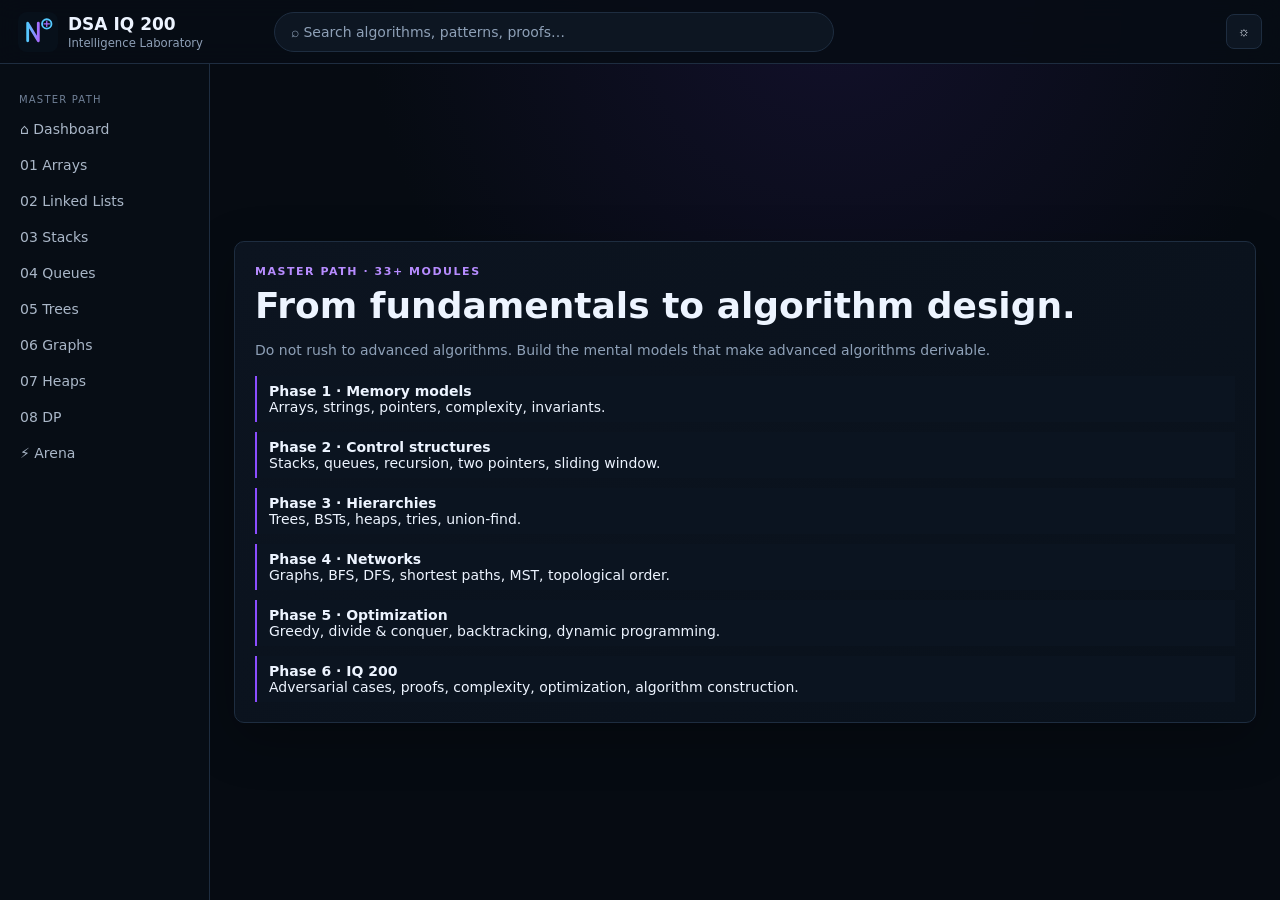
<file: roadmap.html>
<!doctype html><html><head><meta charset="utf-8"><meta name="viewport" content="width=device-width,initial-scale=1"><title>Mastery Roadmap · DSA IQ 200</title><link rel="stylesheet" href="css/deep.css"></head><body><header class="topbar"><button class="mobile-menu" id="mobileMenu">☰</button><a class="brand" href="index.html"><img src="assets/logo.svg"><span><b>DSA IQ 200</b><small>Intelligence Laboratory</small></span></a><div class="global-search">⌕ Search algorithms, patterns, proofs…</div><div class="top-actions"><button class="icon-btn" id="themeBtn">☼</button></div></header><div class="layout"><aside class="sidebar" id="sidebar"><div class="section-title">MASTER PATH</div><a class="nav-link" href="index.html">⌂ Dashboard</a><a class="nav-link" href="arrays.html">01 Arrays</a><a class="nav-link" href="linked-lists.html">02 Linked Lists</a><a class="nav-link" href="stacks.html">03 Stacks</a><a class="nav-link" href="queues.html">04 Queues</a><a class="nav-link" href="trees.html">05 Trees</a><a class="nav-link" href="graphs.html">06 Graphs</a><a class="nav-link" href="heaps.html">07 Heaps</a><a class="nav-link" href="dp.html">08 DP</a><a class="nav-link" href="arena.html">⚡ Arena</a></aside><main class="content"><div class="panel"><span class="eyebrow">MASTER PATH · 33+ MODULES</span><h1 class="h1">From fundamentals to algorithm design.</h1><p class="sub">Do not rush to advanced algorithms. Build the mental models that make advanced algorithms derivable.</p><div class="timeline"><div><b>Phase 1 · Memory models</b><br>Arrays, strings, pointers, complexity, invariants.</div><div><b>Phase 2 · Control structures</b><br>Stacks, queues, recursion, two pointers, sliding window.</div><div><b>Phase 3 · Hierarchies</b><br>Trees, BSTs, heaps, tries, union-find.</div><div><b>Phase 4 · Networks</b><br>Graphs, BFS, DFS, shortest paths, MST, topological order.</div><div><b>Phase 5 · Optimization</b><br>Greedy, divide & conquer, backtracking, dynamic programming.</div><div><b>Phase 6 · IQ 200</b><br>Adversarial cases, proofs, complexity, optimization, algorithm construction.</div></div></div></main></div><div id="toast"></div><script src="js/deep.js"></script></body></html>
</file>
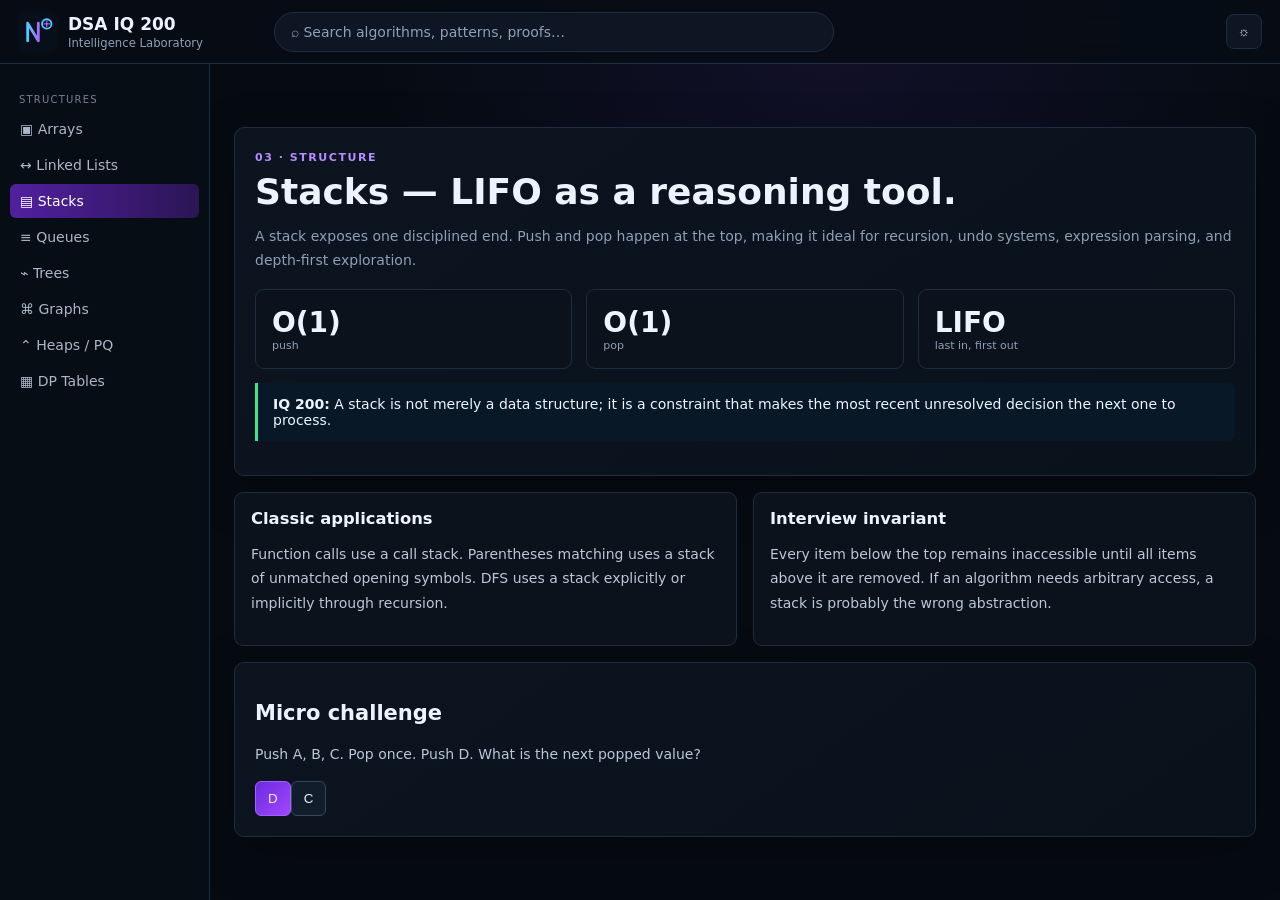
<file: stacks.html>
<!doctype html><html><head><meta charset="utf-8"><meta name="viewport" content="width=device-width,initial-scale=1"><title>Stacks · DSA IQ 200</title><link rel="stylesheet" href="css/deep.css"></head><body><header class="topbar"><button class="mobile-menu" id="mobileMenu">☰</button><a class="brand" href="index.html"><img src="assets/logo.svg"><span><b>DSA IQ 200</b><small>Intelligence Laboratory</small></span></a><div class="global-search">⌕ Search algorithms, patterns, proofs…</div><div class="top-actions"><button class="icon-btn" id="themeBtn">☼</button></div></header><div class="layout"><aside class="sidebar" id="sidebar"><div class="section-title">STRUCTURES</div><a class="nav-link" href="arrays.html">▣ Arrays</a><a class="nav-link" href="linked-lists.html">↔ Linked Lists</a><a class="nav-link" href="stacks.html">▤ Stacks</a><a class="nav-link" href="queues.html">≡ Queues</a><a class="nav-link" href="trees.html">⌁ Trees</a><a class="nav-link" href="graphs.html">⌘ Graphs</a><a class="nav-link" href="heaps.html">⌃ Heaps / PQ</a><a class="nav-link" href="dp.html">▦ DP Tables</a></aside><main class="content"><div class="panel"><span class="eyebrow">03 · STRUCTURE</span><h1 class="h1">Stacks — LIFO as a reasoning tool.</h1><p class="sub">A stack exposes one disciplined end. Push and pop happen at the top, making it ideal for recursion, undo systems, expression parsing, and depth-first exploration.</p><div class="grid3"><div class="card"><div class="metric">O(1)<small>push</small></div></div><div class="card"><div class="metric">O(1)<small>pop</small></div></div><div class="card"><div class="metric">LIFO<small>last in, first out</small></div></div></div><div class="callout good"><b>IQ 200:</b> A stack is not merely a data structure; it is a constraint that makes the most recent unresolved decision the next one to process.</div></div><div class="grid2"><article class="card"><h3>Classic applications</h3><p class="deep">Function calls use a call stack. Parentheses matching uses a stack of unmatched opening symbols. DFS uses a stack explicitly or implicitly through recursion.</p></article><article class="card"><h3>Interview invariant</h3><p class="deep">Every item below the top remains inaccessible until all items above it are removed. If an algorithm needs arbitrary access, a stack is probably the wrong abstraction.</p></article></div><div class="panel" style="margin-top:16px"><h2>Micro challenge</h2><p class="deep">Push A, B, C. Pop once. Push D. What is the next popped value?</p><button class="btn primary" data-toast="Correct: D. The newest item is always on top.">D</button><button class="btn" data-toast="Not correct. Re-check LIFO.">C</button></div></main></div><div id="toast"></div><script src="js/deep.js"></script></body></html>
</file>
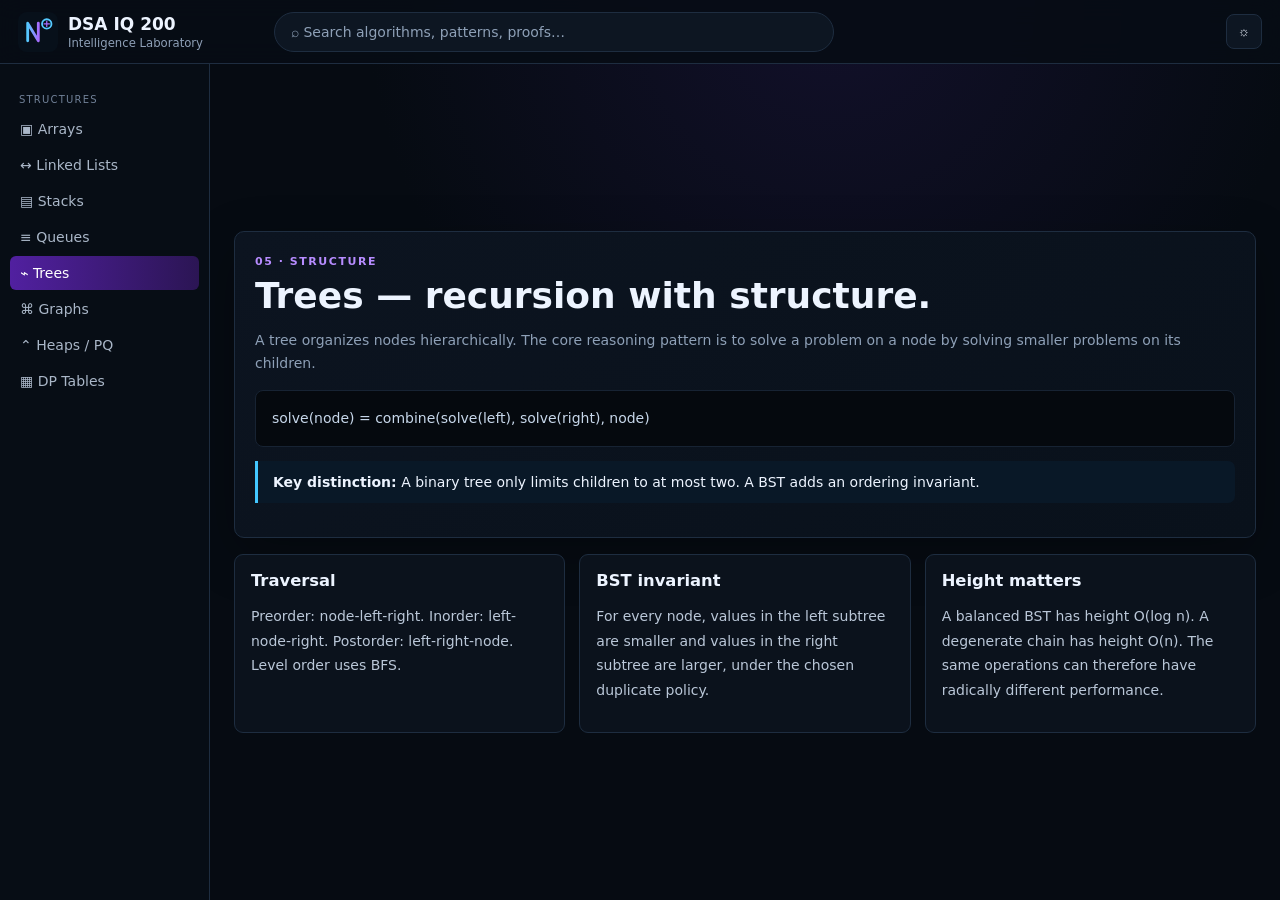
<file: trees.html>
<!doctype html><html><head><meta charset="utf-8"><meta name="viewport" content="width=device-width,initial-scale=1"><title>Trees · DSA IQ 200</title><link rel="stylesheet" href="css/deep.css"></head><body><header class="topbar"><button class="mobile-menu" id="mobileMenu">☰</button><a class="brand" href="index.html"><img src="assets/logo.svg"><span><b>DSA IQ 200</b><small>Intelligence Laboratory</small></span></a><div class="global-search">⌕ Search algorithms, patterns, proofs…</div><div class="top-actions"><button class="icon-btn" id="themeBtn">☼</button></div></header><div class="layout"><aside class="sidebar" id="sidebar"><div class="section-title">STRUCTURES</div><a class="nav-link" href="arrays.html">▣ Arrays</a><a class="nav-link" href="linked-lists.html">↔ Linked Lists</a><a class="nav-link" href="stacks.html">▤ Stacks</a><a class="nav-link" href="queues.html">≡ Queues</a><a class="nav-link" href="trees.html">⌁ Trees</a><a class="nav-link" href="graphs.html">⌘ Graphs</a><a class="nav-link" href="heaps.html">⌃ Heaps / PQ</a><a class="nav-link" href="dp.html">▦ DP Tables</a></aside><main class="content"><div class="panel"><span class="eyebrow">05 · STRUCTURE</span><h1 class="h1">Trees — recursion with structure.</h1><p class="sub">A tree organizes nodes hierarchically. The core reasoning pattern is to solve a problem on a node by solving smaller problems on its children.</p><div class="code">solve(node) = combine(solve(left), solve(right), node)</div><div class="callout"><b>Key distinction:</b> A binary tree only limits children to at most two. A BST adds an ordering invariant.</div></div><div class="grid3"><article class="card"><h3>Traversal</h3><p class="deep">Preorder: node-left-right. Inorder: left-node-right. Postorder: left-right-node. Level order uses BFS.</p></article><article class="card"><h3>BST invariant</h3><p class="deep">For every node, values in the left subtree are smaller and values in the right subtree are larger, under the chosen duplicate policy.</p></article><article class="card"><h3>Height matters</h3><p class="deep">A balanced BST has height O(log n). A degenerate chain has height O(n). The same operations can therefore have radically different performance.</p></article></div></main></div><div id="toast"></div><script src="js/deep.js"></script></body></html>
</file>
<file: css/deep.css>
:root{--bg:#060b12;--panel:#0b121c;--panel2:#0e1723;--line:#1e2d40;--text:#edf4ff;--muted:#8ea0b7;--purple:#8b4dff;--cyan:#43c7ff;--green:#42e58b;--red:#ff5f6d;--gold:#ffca55}*{box-sizing:border-box}body{margin:0;background:radial-gradient(circle at 65% 0,#12102a 0,#060b12 38%);color:var(--text);font:14px Inter,system-ui,Segoe UI,Arial,sans-serif}a{color:inherit;text-decoration:none}.topbar{height:64px;border-bottom:1px solid var(--line);background:#070d15e8;backdrop-filter:blur(12px);display:flex;align-items:center;gap:16px;padding:0 18px;position:sticky;top:0;z-index:20}.brand{display:flex;align-items:center;gap:10px;min-width:240px}.brand img{width:40px;height:40px}.brand b{display:block;font-size:17px}.brand small{color:var(--muted)}.global-search{flex:1;max-width:560px;background:#0d1622;border:1px solid var(--line);border-radius:24px;padding:11px 16px;color:var(--muted)}.top-actions{margin-left:auto;display:flex;gap:10px;align-items:center}.icon-btn,.mobile-menu{background:#0d1622;border:1px solid var(--line);color:var(--text);border-radius:8px;padding:9px 11px;cursor:pointer}.layout{display:grid;grid-template-columns:210px 1fr;min-height:calc(100vh - 64px)}.sidebar{border-right:1px solid var(--line);padding:16px 10px;background:#070d15;position:sticky;top:64px;height:calc(100vh - 64px);overflow:auto}.section-title{font-size:10px;color:#718198;letter-spacing:.12em;margin:14px 9px 7px}.nav-link{display:block;padding:9px 10px;border-radius:6px;color:#aab7c8;margin:2px 0}.nav-link:hover,.nav-link.active{background:linear-gradient(90deg,#5120a0,#2b1554);color:#fff}.content{padding:24px;max-width:1450px;width:100%;margin:auto}.hero{display:grid;grid-template-columns:1.6fr 1fr;gap:18px;align-items:stretch}.panel{background:linear-gradient(145deg,#0c1420,#09111b);border:1px solid var(--line);border-radius:10px;padding:20px;box-shadow:0 16px 50px #0004}.eyebrow{color:#b78cff;font-size:11px;letter-spacing:.14em;font-weight:800}.h1{font-size:36px;line-height:1.05;margin:9px 0 12px}.sub{color:var(--muted);line-height:1.7}.grid2{display:grid;grid-template-columns:1fr 1fr;gap:16px;margin-top:16px}.grid3{display:grid;grid-template-columns:repeat(3,1fr);gap:14px;margin-top:16px}.card{background:var(--panel);border:1px solid var(--line);border-radius:9px;padding:16px}.card h3{margin:0 0 8px}.tag{display:inline-block;border:1px solid #3a4d66;border-radius:20px;padding:4px 8px;color:#b7c6d9;font-size:11px;margin:3px}.btn{border:1px solid #34485f;background:#111d2b;color:#eaf2ff;border-radius:6px;padding:9px 12px;cursor:pointer}.btn.primary{background:linear-gradient(135deg,#6c2be0,#a246ff);border-color:#9b63ff}.btn.green{background:#123b2b;border-color:#2c9f68}.btn.red{background:#3c1820;border-color:#a94050}.actions{display:flex;flex-wrap:wrap;gap:8px;margin-top:14px}.deep{line-height:1.75;color:#bac7d8}.deep strong{color:#fff}.callout{border-left:3px solid var(--cyan);background:#091827;padding:13px 15px;border-radius:0 7px 7px 0;margin:14px 0}.callout.warn{border-color:var(--gold)}.callout.good{border-color:var(--green)}.array-viz,.list-viz{display:flex;align-items:center;gap:7px;overflow:auto;padding:20px 4px}.big-cell{min-width:110px;background:#0b1622;border:1px solid #2a3a50;border-radius:7px;color:#fff;padding:10px;cursor:pointer;text-align:left}.big-cell small,.node small{display:block;color:#72849b;font-size:10px}.big-cell b,.node b{display:block;font-size:24px;margin:8px 0}.big-cell em,.node em{display:block;font-size:10px;color:#71869d;font-style:normal}.big-cell.sel,.node.sel{border-color:var(--cyan);box-shadow:0 0 0 1px #43c7ff55,0 0 25px #43c7ff18}.node-wrap{display:flex;align-items:center;gap:7px}.node{min-width:120px;background:#0b1622;border:1px solid #2a3a50;border-radius:7px;color:#fff;padding:10px;cursor:pointer;text-align:left}.arrow{color:var(--cyan);font-size:22px}.table{width:100%;border-collapse:collapse;margin-top:10px}.table th,.table td{border-bottom:1px solid var(--line);padding:10px;text-align:left}.table th{color:#9fb1c7;font-size:11px}.code{background:#05090e;border:1px solid #172333;border-radius:8px;padding:16px;overflow:auto;color:#c7d7ea;line-height:1.65}.code .kw{color:#c78cff}.code .fn{color:#53d6ff}.code .cm{color:#6f849c}.quiz-option{display:block;width:100%;text-align:left;margin:8px 0}.quiz-option.correct{border-color:var(--green);background:#103a29}.quiz-option.wrong{border-color:var(--red);background:#3c1720}.answer{display:none}.answer.show{display:block}.metric{font-size:28px;font-weight:800}.metric small{display:block;font-size:11px;color:var(--muted);font-weight:400}.timeline{display:grid;gap:10px}.timeline div{border-left:2px solid var(--purple);padding:7px 12px;background:#0b1420}.footer{padding:30px;color:#66788f;text-align:center}.mobile-menu{display:none}@media(max-width:900px){.hero,.grid2,.grid3{grid-template-columns:1fr}.layout{grid-template-columns:1fr}.sidebar{position:fixed;left:-230px;top:64px;width:210px;z-index:30;transition:.2s}.sidebar.open{left:0}.mobile-menu{display:block}.brand{min-width:auto}.global-search{display:none}.content{padding:14px}.h1{font-size:29px}}body.light{background:#eef3f9;color:#172234;--panel:#fff;--line:#d5dfeb;--text:#172234;--muted:#617086}.light .topbar,.light .sidebar{background:#f8fafc}.light .panel,.light .card,.light .big-cell,.light .node{background:#fff}
#toast{position:fixed;right:18px;bottom:18px;background:#111c29;border:1px solid #344b64;padding:10px 14px;border-radius:7px;opacity:0;transform:translateY(10px);transition:.2s;z-index:99}.show{opacity:1!important;transform:none!important}
</file>
